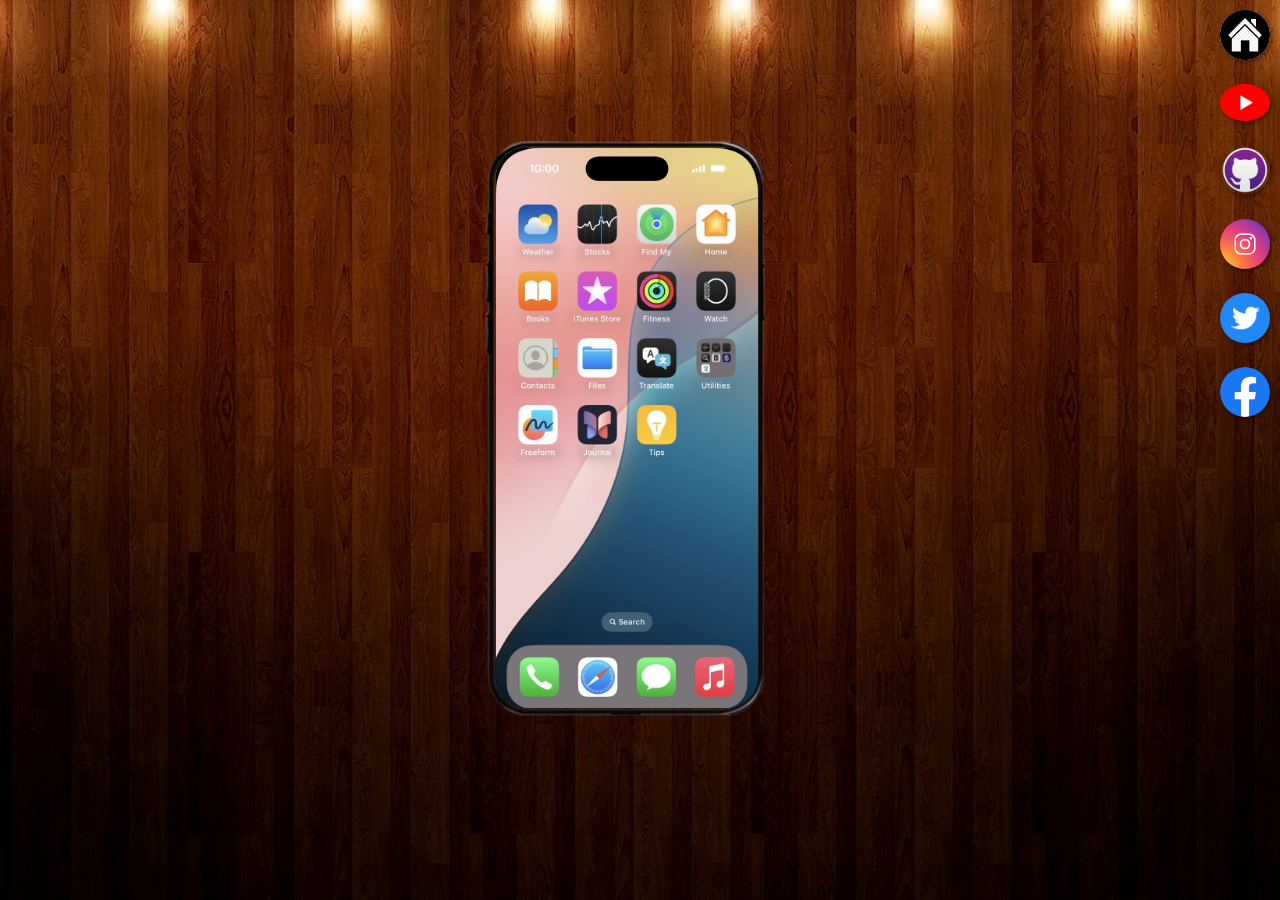
<file: index.html>
<!DOCTYPE html>
<html lang="pt-br">
<head>
    <meta charset="UTF-8">
    <meta name="viewport" content="width=device-width, initial-scale=1.0">
    <link rel="shortcut icon" href="" type="image/x-icon">
    <link rel="stylesheet" href="estilos/style.css">
    <title>Projeto Redes Sociais</title>
</head>
<body>
    <main>
        <section id="telefone">
            <iframe src="home.html" name="tela" id="tela" frameborder="0"></iframe>
        </section>
        <section id="redes-sociais">
            <a href="home.html" target="tela"><img src="imagens/logo-home.jpg" alt="Home"></a><br>
            <a href="#" target="tela"><img src="imagens/logo-youtube.jpg" alt="Youtube"></a><br>
            <a href="#" target="tela"><img src="imagens/logo-github.jpg" alt="GitHub"></a><br>
            <a href="#" target="tela"><img src="imagens/logo-intagram.jpg" alt="Instagram"></a><br>
            <a href="#" target="tela"><img src="imagens/logo-twitter.jpg" alt="Twitter"></a><br>
            <a href="#" target="tela"><img src="imagens/logo-facebook.jpg" alt="Facebook"></a> 
        </section>
               <!-- para cada link tem que montar um html , e cada html estará ligado a um css com estilos iguais , mas dentro do iframe é colocado uma sequencia de imagem (essas imagens sao montadas com print de tela, sao editadas no gimp , um app de edição, com isso da pra colocar esse print pra aparecer na tela do celular) e com um botao de acesso no final , no rodapé levando ao site oficial, usando ao _blank -->
    </main>
 
</body>
</html>
</file>
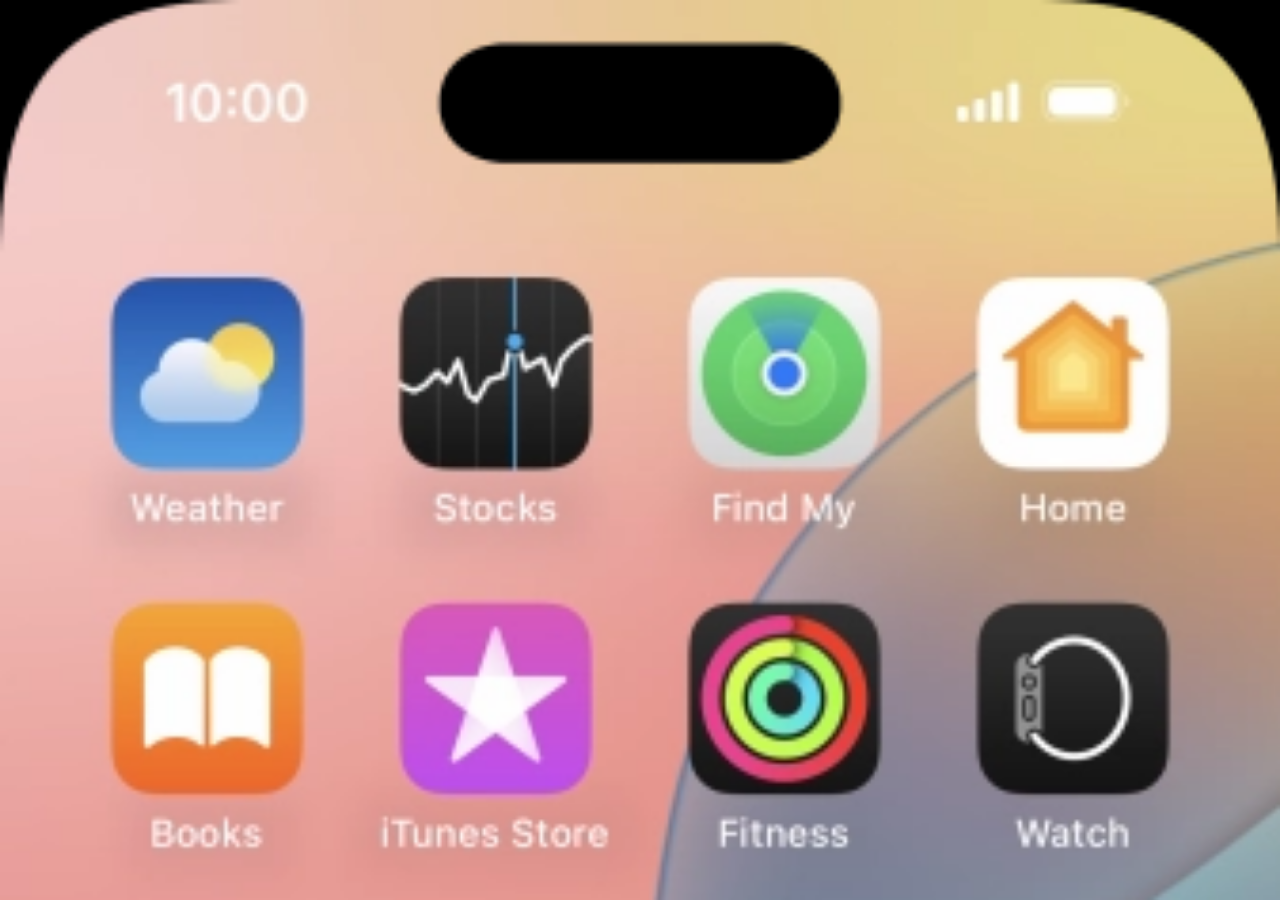
<file: home.html>
<!DOCTYPE html>
<html lang="pt-br">
<head>
    <meta charset="UTF-8">
    <meta name="viewport" content="width=device-width, initial-scale=1.0">
    <title>Home</title>
</head>
<style>
    * {
        margin: 0px;
        padding: 0px;
    }

    body{
        width: 100vw;
        height: 100vh;
        background: black url('imagens/tela-home.png') no-repeat top center;
        background-size: cover;
    }
</style>
<body>
    
</body>
</html>
</file>
<file: estilos/style.css>
@charset "UTF-8";

* {
    margin: 0px;
    padding: 0px;
    font-family: Arial, Helvetica, sans-serif;
}

html,body {
    height: 100vh;
    width: 100vw;
    background-color: black;
}

body{
    background: url('../imagens/fundo-madeira.jpg') no-repeat top center; 
    background-size: cover;
    background-attachment: fixed;
    
}

main {
    height: 100vh;
    position: relative;
}

section#telefone {
    height: 627px;
    width: 311px;
    position: absolute;
    top: 50%;
    left: 50%;
    transform: translate(-50%, -50%);
    background:  url('../imagens/frame-iphone.png') no-repeat ;
}

iframe#tela{
    width: 263px;
    height: 561px;
    border-radius: 33px;
    position: relative;
    top: 11px;
    left: 11px;
}

section#redes-sociais{
    text-align: right;
    
}

section#redes-sociais > a > img{
    width: 50px;
    margin: 10px;
    border-radius: 50%;
    box-shadow: 2px 2px 5px rgba(0, 0, 0, 0.400);
    box-sizing: border-box;
}
section#redes-sociais img:hover{
    border: 2px solid rgb(80, 80, 80);
    transform: translate(-3px, -3px);
    box-shadow: 10px 12px 15px rgb(0, 0, 0);
    transition: transform .3s;
}
</file>
